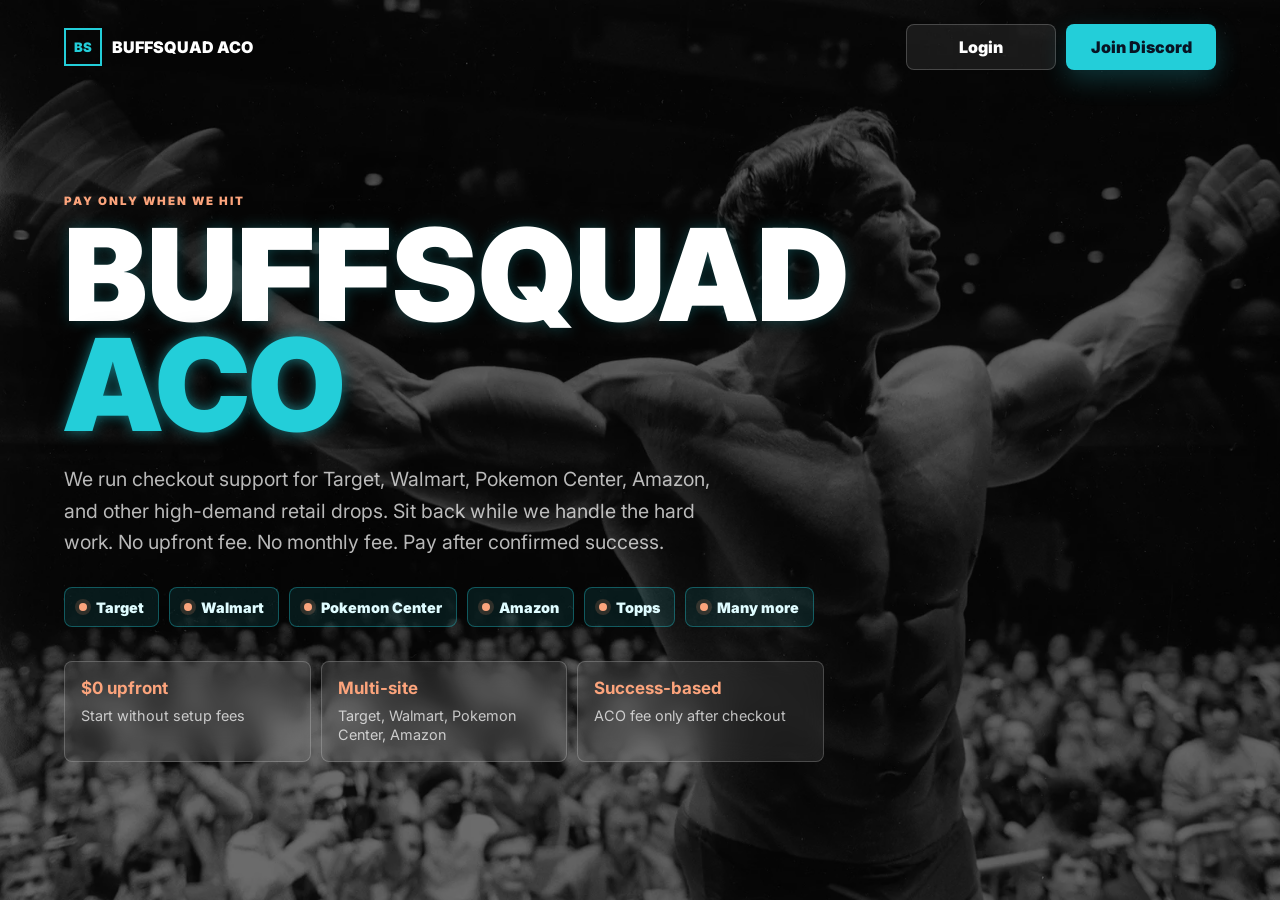
<file: index.html>
<!DOCTYPE html>
<html lang="en">
<head>
  <meta charset="UTF-8">
  <meta name="viewport" content="width=device-width, initial-scale=1.0">
  <title>BUFFSQUAD ACO | Retail Checkout Support</title>
  <meta name="description" content="BUFFSQUAD ACO provides pay-after-success checkout support for Target, Walmart, Pokemon Center, and other high-demand retail releases.">
  <link rel="preconnect" href="https://fonts.googleapis.com">
  <link rel="preconnect" href="https://fonts.gstatic.com" crossorigin>
  <link href="https://fonts.googleapis.com/css2?family=Inter:wght@500;600;700;800;900&display=swap" rel="stylesheet">
  <link rel="stylesheet" href="styles.css">
</head>
<body>
  <main class="home">
    <img class="banner" src="assets/arnold-banner.png" alt="Arnold Schwarzenegger celebrating on a bodybuilding stage in front of a crowd">
    <div class="shade"></div>
    <div class="light-sweep" aria-hidden="true"></div>

    <header class="topbar">
      <a class="brand" href="#" aria-label="BUFFSQUAD ACO home">
        <span class="brand-mark">BS</span>
        <span>BUFFSQUAD ACO</span>
      </a>
      <div class="top-actions">
        <a class="button ghost top-cta" href="https://aco.buffsquad.net/dashboard">Login</a>
        <a class="button primary top-cta" href="https://aco.buffsquad.net/discord" target="_blank" rel="noreferrer">Join Discord</a>
      </div>
    </header>

    <section class="hero" aria-labelledby="hero-title">
      <p class="eyebrow">Pay only when we hit</p>
      <h1 id="hero-title">BUFFSQUAD <span>ACO</span></h1>
      <p class="hero-copy">We run checkout support for Target, Walmart, Pokemon Center, Amazon, and other high-demand retail drops. Sit back while we handle the hard work. No upfront fee. No monthly fee. Pay after confirmed success.</p>

      <div class="site-row" aria-label="Target retailers">
        <span><i></i>Target</span>
        <span><i></i>Walmart</span>
        <span><i></i>Pokemon Center</span>
        <span><i></i>Amazon</span>
        <span><i></i>Topps</span>
        <span><i></i>Many more</span>
      </div>

      <div class="proof-row" aria-label="BUFFSQUAD benefits">
        <div>
          <strong>$0 upfront</strong>
          <span>Start without setup fees</span>
        </div>
        <div>
          <strong>Multi-site</strong>
          <span>Target, Walmart, Pokemon Center, Amazon</span>
        </div>
        <div>
          <strong>Success-based</strong>
          <span>ACO fee only after checkout</span>
        </div>
      </div>
    </section>

  </main>
</body>
</html>
</file>
<file: styles.css>
:root {
  --ink: #081424;
  --cyan: #23ced9;
  --peach: #fca47c;
  --white: #ffffff;
  --soft: rgba(255, 255, 255, 0.72);
  --line: rgba(255, 255, 255, 0.2);
  --radius: 8px;
}

* {
  box-sizing: border-box;
}

html,
body {
  min-height: 100%;
}

body {
  margin: 0;
  font-family: Inter, Arial, sans-serif;
  background: var(--ink);
  color: var(--white);
}

a {
  color: inherit;
  text-decoration: none;
}

.home {
  position: relative;
  min-height: 100vh;
  overflow: hidden;
  display: grid;
  grid-template-rows: auto 1fr auto;
  padding: 24px clamp(18px, 5vw, 64px);
}

.banner,
.shade,
.light-sweep {
  position: fixed;
  inset: 0;
  width: 100%;
  height: 100%;
}

.banner {
  object-fit: cover;
  object-position: center 38%;
  transform: scale(1.02);
  animation: banner-drift 18s ease-in-out infinite alternate;
}

.shade {
  background: rgba(0, 0, 0, 0.58);
}

.light-sweep {
  pointer-events: none;
  background: linear-gradient(105deg, transparent 0%, transparent 42%, rgba(35, 206, 217, 0.18) 48%, rgba(255, 255, 255, 0.08) 50%, transparent 56%, transparent 100%);
  transform: translateX(-120%);
  animation: light-sweep 7s ease-in-out infinite;
}

.topbar,
.hero {
  position: relative;
  z-index: 1;
}

.topbar {
  display: flex;
  align-items: center;
  justify-content: space-between;
  gap: 18px;
}

.top-actions {
  display: flex;
  align-items: center;
  gap: 10px;
}

.brand {
  display: inline-flex;
  align-items: center;
  gap: 10px;
  font-weight: 900;
}

.brand-mark {
  display: inline-grid;
  width: 38px;
  height: 38px;
  place-items: center;
  border: 2px solid var(--cyan);
  color: var(--cyan);
  font-size: 0.82rem;
}

.button {
  display: inline-flex;
  align-items: center;
  justify-content: center;
  min-height: 46px;
  border-radius: var(--radius);
  font-weight: 900;
  transition: transform 160ms ease, box-shadow 160ms ease, background 160ms ease, border-color 160ms ease, color 160ms ease;
}

.hero {
  align-self: center;
  width: min(860px, 100%);
  padding: 44px 0 34px;
}

.eyebrow {
  margin: 0 0 12px;
  color: var(--peach);
  font-size: 0.72rem;
  font-weight: 900;
  text-transform: uppercase;
  letter-spacing: 0.18em;
  text-shadow: 0 2px 12px rgba(0, 0, 0, 0.45);
}

h1 {
  max-width: 820px;
  margin: 0;
  font-size: clamp(4rem, 10vw, 8.8rem);
  line-height: 0.86;
  letter-spacing: 0;
  font-weight: 900;
  text-shadow:
    0 0 14px rgba(35, 206, 217, 0.28),
    0 4px 26px rgba(0, 0, 0, 0.58);
}

h1 span {
  color: var(--cyan);
  text-shadow:
    0 0 14px rgba(35, 206, 217, 0.55),
    0 4px 26px rgba(0, 0, 0, 0.58);
}

.hero-copy {
  max-width: 660px;
  margin: 24px 0 0;
  color: var(--soft);
  font-size: clamp(1rem, 1.8vw, 1.22rem);
  line-height: 1.62;
}

.site-row,
.proof-row {
  display: flex;
  flex-wrap: wrap;
  gap: 10px;
}

.site-row {
  margin-top: 28px;
}

.site-row span {
  min-height: 40px;
  display: inline-flex;
  align-items: center;
  gap: 9px;
  padding: 0 14px;
  border: 1px solid rgba(35, 206, 217, 0.36);
  border-radius: var(--radius);
  background: rgba(35, 206, 217, 0.1);
  color: #dffcff;
  font-size: 0.9rem;
  font-weight: 900;
  transition: transform 160ms ease, border-color 160ms ease, background 160ms ease;
}

.site-row span:hover {
  transform: translateY(-2px);
  border-color: rgba(35, 206, 217, 0.72);
  background: rgba(35, 206, 217, 0.14);
}

.site-row i {
  width: 8px;
  height: 8px;
  border-radius: 50%;
  background: var(--peach);
  box-shadow: 0 0 0 4px rgba(252, 164, 124, 0.16);
}

.button {
  min-width: 150px;
  padding: 0 20px;
}

.button.primary {
  color: var(--ink);
  background: var(--cyan);
  box-shadow: 0 10px 26px rgba(35, 206, 217, 0.22);
  animation: discord-pulse 2.8s ease-in-out infinite;
}

.button.ghost {
  color: var(--white);
  border: 1px solid var(--line);
  background: rgba(255, 255, 255, 0.08);
}

.button:hover {
  transform: translateY(-2px);
}

.button.primary:hover {
  background: #47dce5;
  box-shadow: 0 15px 36px rgba(35, 206, 217, 0.34);
  animation-play-state: paused;
}

.button.ghost:hover {
  color: var(--cyan);
  border-color: rgba(35, 206, 217, 0.58);
  background: rgba(35, 206, 217, 0.12);
}

@keyframes discord-pulse {
  0%,
  100% {
    box-shadow: 0 10px 26px rgba(35, 206, 217, 0.22);
  }

  50% {
    box-shadow: 0 10px 30px rgba(35, 206, 217, 0.44), 0 0 0 5px rgba(35, 206, 217, 0.1);
  }
}

.proof-row {
  width: min(760px, 100%);
  margin-top: 34px;
}

.proof-row div {
  flex: 1 1 190px;
  min-height: 96px;
  padding: 16px;
  border: 1px solid var(--line);
  border-radius: var(--radius);
  background: rgba(255, 255, 255, 0.08);
  backdrop-filter: blur(12px);
}

.proof-row strong,
.proof-row span {
  display: block;
}

.proof-row strong {
  color: var(--peach);
  font-size: 1.06rem;
}

.proof-row span {
  margin-top: 8px;
  color: var(--soft);
  font-size: 0.9rem;
  line-height: 1.35;
}

@keyframes light-sweep {
  0%,
  42% {
    transform: translateX(-120%);
    opacity: 0;
  }

  52% {
    opacity: 1;
  }

  68%,
  100% {
    transform: translateX(120%);
    opacity: 0;
  }
}

@keyframes banner-drift {
  from {
    transform: scale(1.02) translate3d(0, 0, 0);
  }

  to {
    transform: scale(1.07) translate3d(-14px, -6px, 0);
  }
}

@media (prefers-reduced-motion: reduce) {
  .banner,
  .button.primary,
  .light-sweep {
    animation: none;
  }
}

@media (max-width: 720px) {
  .home {
    min-height: 100svh;
    overflow: auto;
    grid-template-columns: minmax(0, 1fr);
    padding: 16px;
  }

  .banner,
  .shade,
  .light-sweep {
    position: absolute;
  }

  .banner {
    object-position: 58% center;
  }

  .shade {
    background: rgba(0, 0, 0, 0.64);
  }

  .topbar {
    align-items: center;
    gap: 12px;
  }

  .brand {
    min-width: 0;
    max-width: 174px;
    gap: 8px;
    font-size: 0.88rem;
    line-height: 1.05;
  }

  .brand-mark {
    width: 34px;
    height: 34px;
    flex: 0 0 34px;
    font-size: 0.72rem;
  }

  .top-actions {
    flex: 0 0 auto;
    gap: 6px;
  }

  .top-cta {
    min-width: auto;
    min-height: 38px;
    padding: 0 10px;
    font-size: 0.8rem;
    white-space: nowrap;
  }

  .hero {
    align-self: start;
    padding: clamp(74px, 13vh, 112px) 0 22px;
  }

  .eyebrow {
    margin-bottom: 10px;
    font-size: 0.64rem;
    letter-spacing: 0.16em;
  }

  h1 {
    max-width: 100%;
    font-size: clamp(2.6rem, 13.5vw, 4.8rem);
    line-height: 0.9;
  }

  .hero-copy {
    max-width: 35rem;
    margin-top: 16px;
    font-size: 0.96rem;
    line-height: 1.52;
  }

  .site-row {
    gap: 8px;
    margin-top: 20px;
  }

  .site-row span {
    min-height: 34px;
    padding: 0 10px;
    font-size: 0.78rem;
  }

  .site-row i {
    width: 7px;
    height: 7px;
  }

  .proof-row {
    display: grid;
    grid-template-columns: 1fr;
    gap: 8px;
    margin-top: 20px;
  }

  .proof-row div {
    min-height: auto;
    padding: 12px;
  }

  .proof-row strong {
    font-size: 0.94rem;
  }

  .proof-row span {
    margin-top: 5px;
    font-size: 0.82rem;
  }
}
</file>
